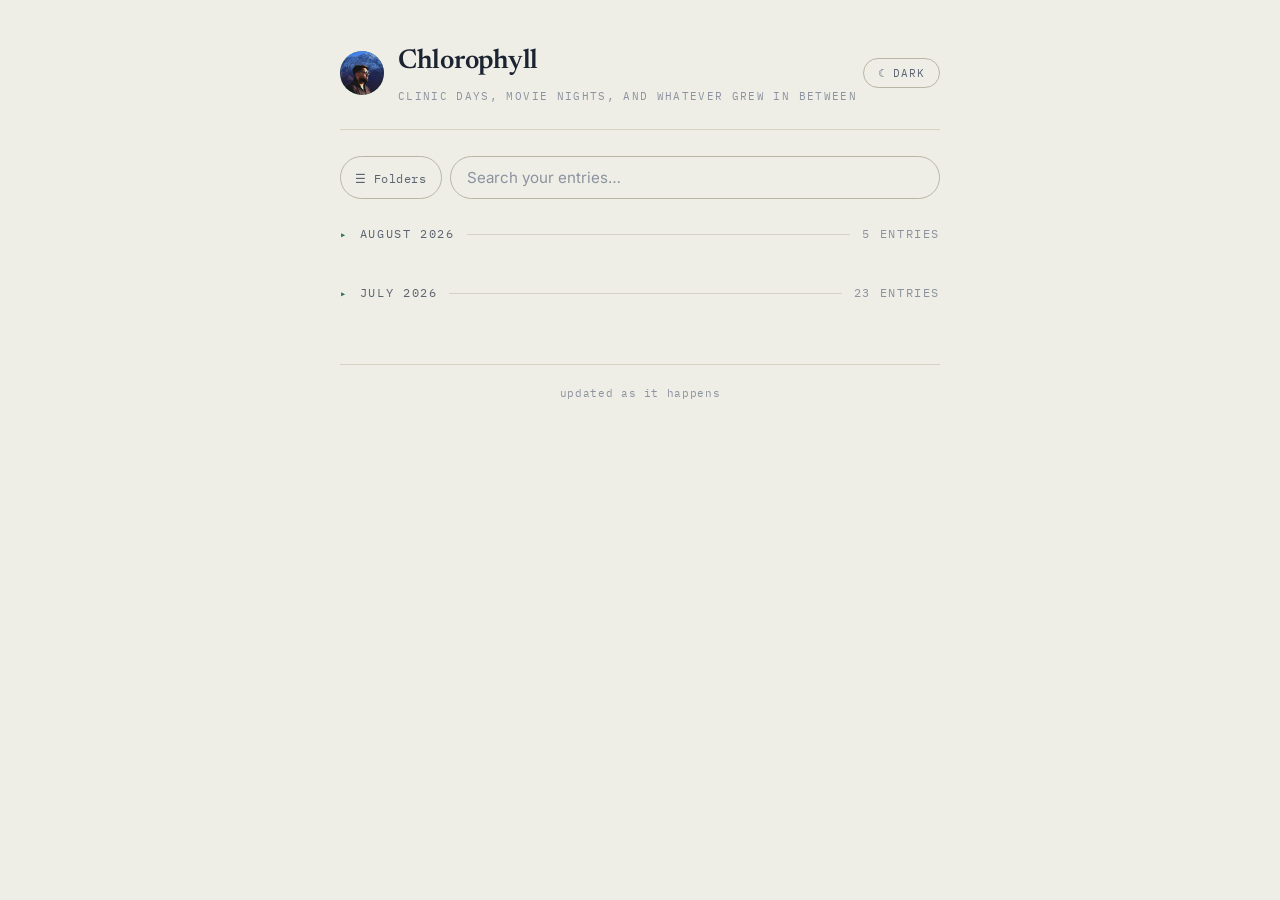
<file: index.html>
<!DOCTYPE html>
<html lang="en">
<head>
<meta charset="UTF-8">
<meta name="viewport" content="width=device-width, initial-scale=1">
<meta name="google-site-verification" content="xd5LikW5WF0AX3nEWi7-VMzSgWY-dJQC_i06GwuVYgI" />
<title>Chlorophyll</title>
<meta name="description" content="Clinic days, movie nights, and whatever else grew in between.">

<!-- Open Graph / social preview -->
<meta property="og:type" content="website">
<meta property="og:title" content="Chlorophyll">
<meta property="og:description" content="Clinic days, movie nights, and whatever else grew in between.">
<meta property="og:url" content="https://prazzhant.github.io/">

<!-- Canonical + crawl hints -->
<link rel="canonical" href="https://prazzhant.github.io/">
<meta name="robots" content="index, follow">

<link rel="preconnect" href="https://fonts.googleapis.com">
<link rel="preconnect" href="https://fonts.gstatic.com" crossorigin>
<link href="https://fonts.googleapis.com/css2?family=Newsreader:wght@500;600&family=Inter:wght@400;500&family=IBM+Plex+Mono:wght@400;500&display=swap" rel="stylesheet">
<link rel="stylesheet" href="style.css">

<script type="application/ld+json">
{
  "@context": "https://schema.org",
  "@type": "Blog",
  "name": "Chlorophyll",
  "description": "Clinic days, movie nights, and whatever else grew in between.",
  "url": "https://prazzhant.github.io/"
}
</script>
</head>
<body>
<div class="wrap">
  <header class="site-header">
    <div class="site-header-left">
      <div class="avatar-wrap">
        <span class="avatar-fallback">P</span>
        <img src="profile.jpg" alt="" class="avatar" onerror="this.style.display='none'">
      </div>
      <div>
        <h1 class="site-title"><a href="./">Chlorophyll</a></h1>
        <span class="site-sub">clinic days, movie nights, and whatever grew in between</span>
      </div>
    </div>
    <button id="themeToggle" class="theme-toggle" type="button">☾ Dark</button>
  </header>

  <div class="toolbar">
    <button id="foldersBtn" class="folder-btn" type="button">☰ Folders</button>
    <input id="searchBox" type="search" class="search-input" placeholder="Search your entries…" autocomplete="off">
  </div>
  <div id="activeFolder" class="active-folder" style="display:none;">
    <span id="activeFolderLabel"></span>
    <button id="clearFolder" type="button">✕ clear</button>
  </div>

  <div id="drawerBackdrop" class="drawer-backdrop"></div>
  <nav id="drawer" class="drawer" aria-label="Folders">
    <div class="drawer-head">
      <span class="drawer-title">Folders</span>
      <button id="drawerClose" class="drawer-close" type="button">✕</button>
    </div>
    <button class="drawer-item" data-folder="all">All entries</button>
    <button class="drawer-item" data-folder="general">General</button>
    <button class="drawer-item" data-folder="anime">Anime</button>
    <button class="drawer-item" data-folder="movies">Movies</button>
    <button class="drawer-item" data-folder="webseries">Web series</button>
  </nav>

  <main id="feed" aria-live="polite">
    <div class="empty-state">Loading entries…</div>
  </main>

  <footer class="site-footer">
    updated as it happens
  </footer>
</div>
<script src="app.js"></script>
</body>
</html>
</file>
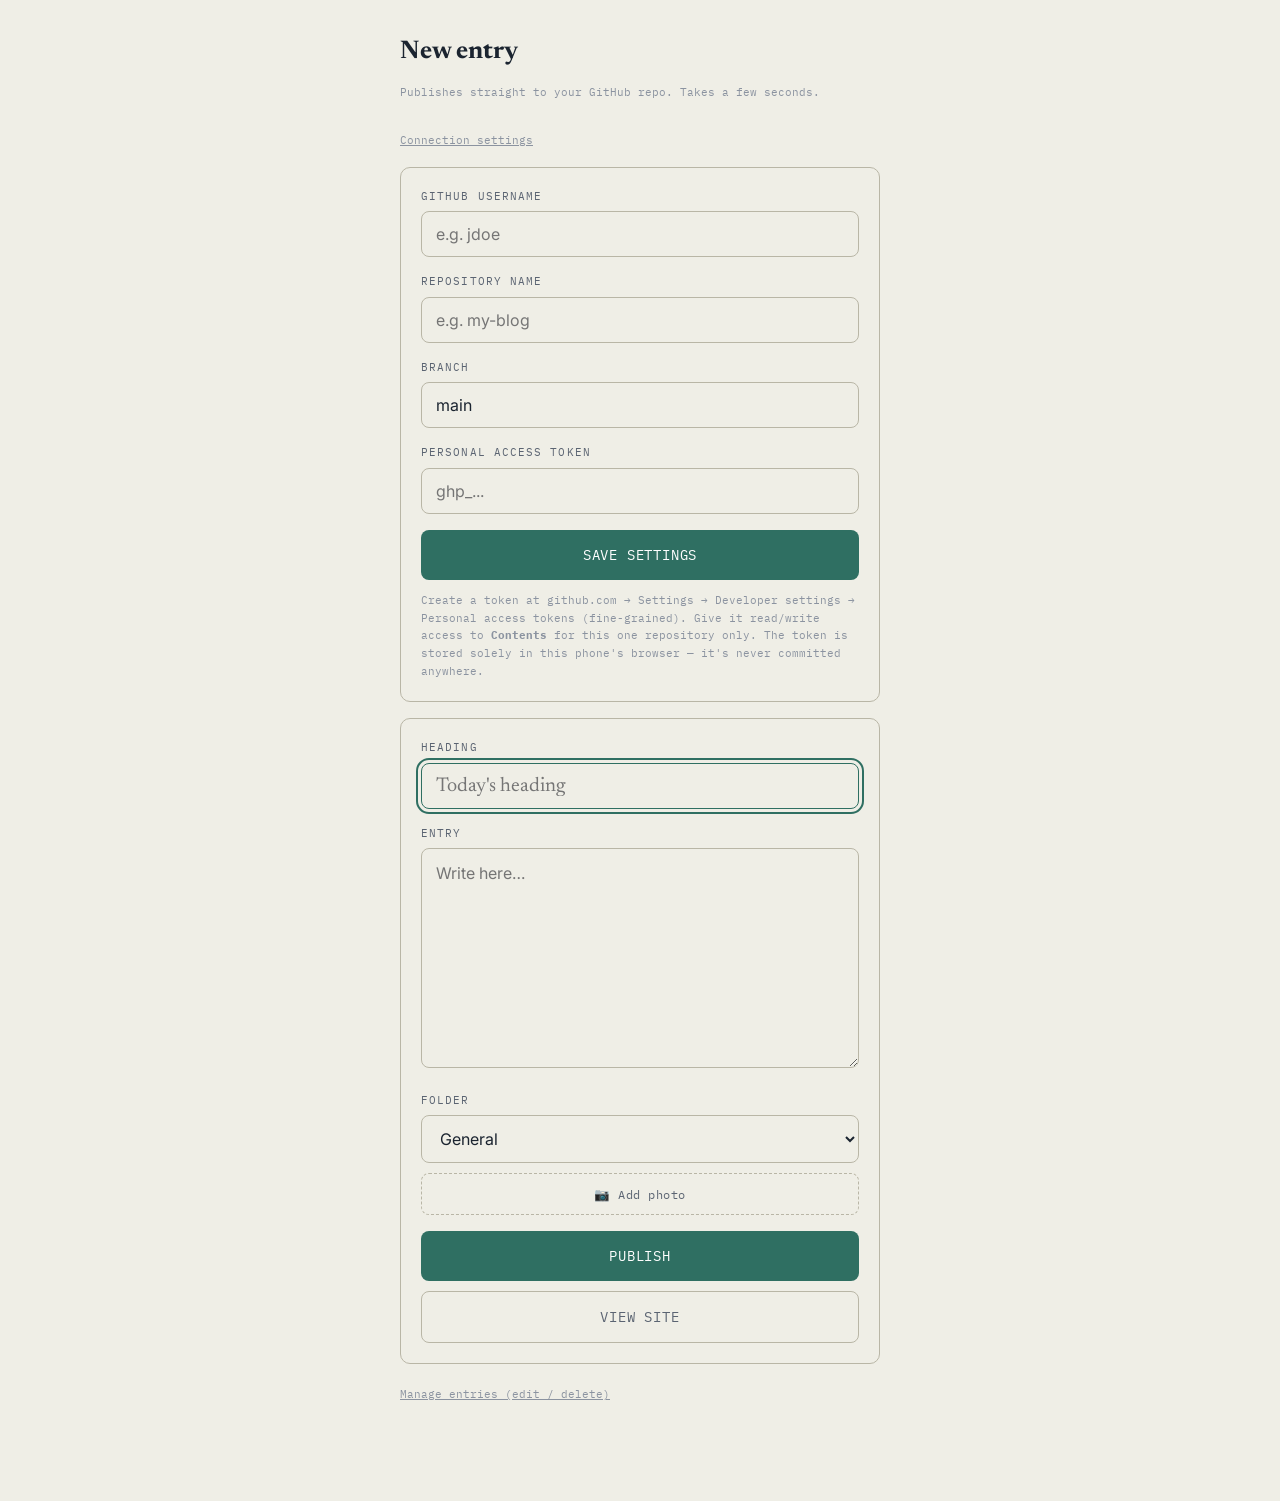
<file: admin.html>
<!DOCTYPE html>
<html lang="en">
<head>
<meta charset="UTF-8">
<meta name="viewport" content="width=device-width, initial-scale=1">
<meta name="robots" content="noindex, nofollow">
<title>New Entry</title>
<link rel="preconnect" href="https://fonts.googleapis.com">
<link rel="preconnect" href="https://fonts.gstatic.com" crossorigin>
<link href="https://fonts.googleapis.com/css2?family=Newsreader:wght@500;600&family=Inter:wght@400;500&family=IBM+Plex+Mono:wght@400;500&display=swap" rel="stylesheet">
<link rel="stylesheet" href="style.css">
</head>
<body>
<div class="admin-wrap">
  <h1 class="admin-title">New entry</h1>
  <p class="admin-note">Publishes straight to your GitHub repo. Takes a few seconds.</p>

  <button id="settingsToggle" class="settings-toggle" type="button">Connection settings</button>

  <div id="settingsCard" class="admin-card" style="display:none;">
    <label class="field-label" for="fOwner">GitHub username</label>
    <input class="field-input" id="fOwner" type="text" autocomplete="off" placeholder="e.g. jdoe">

    <label class="field-label" for="fRepo">Repository name</label>
    <input class="field-input" id="fRepo" type="text" autocomplete="off" placeholder="e.g. my-blog">

    <label class="field-label" for="fBranch">Branch</label>
    <input class="field-input" id="fBranch" type="text" autocomplete="off" placeholder="main">

    <label class="field-label" for="fToken">Personal access token</label>
    <input class="field-input" id="fToken" type="password" autocomplete="off" placeholder="ghp_...">

    <button id="saveSettings" class="btn" type="button">Save settings</button>
    <p class="admin-note" style="margin-top:12px;margin-bottom:0;">
      Create a token at github.com → Settings → Developer settings → Personal access tokens
      (fine-grained). Give it read/write access to <strong>Contents</strong> for this one
      repository only. The token is stored solely in this phone's browser — it's never
      committed anywhere.
    </p>
  </div>

  <div id="editBanner" class="edit-banner" style="display:none;">
    <span id="editBannerText"></span>
    <button id="cancelEditBtn" type="button">✕ cancel</button>
  </div>

  <div class="admin-card">
    <label class="field-label" for="fTitle">Heading</label>
    <input class="field-input field-title" id="fTitle" type="text" placeholder="Today's heading" autofocus>

    <label class="field-label" for="fContent">Entry</label>
    <textarea class="field-textarea" id="fContent" placeholder="Write here…"></textarea>

    <label class="field-label" for="fCategory">Folder</label>
    <select class="field-input" id="fCategory">
      <option value="general">General</option>
      <option value="anime">Anime</option>
      <option value="movies">Movies</option>
      <option value="webseries">Web series</option>
    </select>

    <div class="photo-row">
      <input type="file" id="fPhoto" accept="image/*" style="display:none;">
      <button id="photoBtn" class="btn-photo" type="button">📷 Add photo</button>
    </div>

    <button id="publishBtn" class="btn" type="button">Publish</button>
    <button id="viewSiteBtn" class="btn btn-secondary" type="button">View site</button>
    <div id="statusMsg" class="status-msg"></div>
  </div>

  <button id="manageToggle" class="settings-toggle" type="button">Manage entries (edit / delete)</button>

  <div id="manageCard" class="admin-card" style="display:none;">
    <button id="loadEntriesBtn" class="btn-load" type="button">Load entries</button>
    <div id="manageList" class="manage-list"></div>
    <div id="manageStatus" class="status-msg"></div>
  </div>
</div>

<script>
(function () {
  "use strict";

  var POSTS_PATH = "posts.json";
  var els = {
    owner: document.getElementById("fOwner"),
    repo: document.getElementById("fRepo"),
    branch: document.getElementById("fBranch"),
    token: document.getElementById("fToken"),
    title: document.getElementById("fTitle"),
    content: document.getElementById("fContent"),
    category: document.getElementById("fCategory"),
    photoInput: document.getElementById("fPhoto"),
    photoBtn: document.getElementById("photoBtn"),
    publishBtn: document.getElementById("publishBtn"),
    viewSiteBtn: document.getElementById("viewSiteBtn"),
    status: document.getElementById("statusMsg"),
    settingsToggle: document.getElementById("settingsToggle"),
    settingsCard: document.getElementById("settingsCard"),
    saveSettings: document.getElementById("saveSettings"),
    manageToggle: document.getElementById("manageToggle"),
    manageCard: document.getElementById("manageCard"),
    loadEntriesBtn: document.getElementById("loadEntriesBtn"),
    manageList: document.getElementById("manageList"),
    manageStatus: document.getElementById("manageStatus"),
    editBanner: document.getElementById("editBanner"),
    editBannerText: document.getElementById("editBannerText"),
    cancelEditBtn: document.getElementById("cancelEditBtn")
  };

  var currentPosts = null;
  var currentSha = null;
  var editingId = null;
  var pendingPosts = null;

  function getSettings() {
    return {
      owner: localStorage.getItem("blog_owner") || "",
      repo: localStorage.getItem("blog_repo") || "",
      branch: localStorage.getItem("blog_branch") || "main",
      token: localStorage.getItem("blog_token") || ""
    };
  }

  function settingsComplete(s) {
    return !!(s.owner && s.repo && s.token);
  }

  function loadSettingsIntoForm() {
    var s = getSettings();
    els.owner.value = s.owner;
    els.repo.value = s.repo;
    els.branch.value = s.branch;
    els.token.value = s.token;
    if (!settingsComplete(s)) {
      els.settingsCard.style.display = "block";
    }
  }

  els.settingsToggle.addEventListener("click", function () {
    els.settingsCard.style.display = els.settingsCard.style.display === "none" ? "block" : "none";
  });

  els.saveSettings.addEventListener("click", function () {
    localStorage.setItem("blog_owner", els.owner.value.trim());
    localStorage.setItem("blog_repo", els.repo.value.trim());
    localStorage.setItem("blog_branch", els.branch.value.trim() || "main");
    localStorage.setItem("blog_token", els.token.value.trim());
    showStatus(els.status, "Settings saved.", "ok");
    els.settingsCard.style.display = "none";
  });

  els.viewSiteBtn.addEventListener("click", function () {
    var s = getSettings();
    if (!s.owner || !s.repo) { showStatus(els.status, "Add your username and repo in settings first.", "err"); return; }
    window.open("https://" + s.owner + ".github.io/" + s.repo + "/", "_blank");
  });

  function showStatus(el, msg, kind) {
    el.textContent = msg;
    el.className = "status-msg show " + kind;
  }

  function b64EncodeUtf8(str) {
    return btoa(unescape(encodeURIComponent(str)));
  }

  function b64DecodeUtf8(str) {
    return decodeURIComponent(escape(atob(str)));
  }

  function ghHeaders(token) {
    return {
      "Authorization": "Bearer " + token,
      "Accept": "application/vnd.github+json",
      "Content-Type": "application/json"
    };
  }

  function contentsUrl(s, path) {
    return "https://api.github.com/repos/" + s.owner + "/" + s.repo + "/contents/" + path;
  }

  function startEdit(post) {
    editingId = post.id;
    els.title.value = post.title || "";
    els.content.value = post.content || "";
    if (els.category) els.category.value = categoryOf(post);
    els.publishBtn.textContent = "Save changes";
    els.editBanner.style.display = "flex";
    els.editBannerText.textContent = 'Editing: "' + (post.title || "Untitled") + '"';
    window.scrollTo({ top: 0, behavior: "smooth" });
    els.title.focus();
  }

  function cancelEdit() {
    editingId = null;
    els.title.value = "";
    els.content.value = "";
    if (els.category) els.category.value = "general";
    els.publishBtn.textContent = "Publish";
    els.editBanner.style.display = "none";
  }

  if (els.cancelEditBtn) els.cancelEditBtn.addEventListener("click", cancelEdit);

  /* ---------- Publish a new entry (or save an edit) ---------- */
  els.publishBtn.addEventListener("click", function () {
    var s = getSettings();
    if (!settingsComplete(s)) {
      showStatus(els.status, "Fill in connection settings first.", "err");
      els.settingsCard.style.display = "block";
      return;
    }
    var title = els.title.value.trim();
    var content = els.content.value.trim();
    if (!title || !content) {
      showStatus(els.status, "Add a heading and some text.", "err");
      return;
    }

    els.publishBtn.disabled = true;
    showStatus(els.status, editingId ? "Saving…" : "Publishing…", "ok");

    var apiUrl = contentsUrl(s, POSTS_PATH);

    fetch(apiUrl + "?ref=" + encodeURIComponent(s.branch), { headers: ghHeaders(s.token) })
      .then(function (res) {
        if (res.status === 404) return { notFound: true };
        if (!res.ok) return res.json().then(function (e) { throw new Error(e.message || "GET failed (" + res.status + ")"); });
        return res.json();
      })
      .then(function (fileData) {
        var posts = [];
        var sha = null;
        if (!fileData.notFound) {
          sha = fileData.sha;
          try {
            posts = JSON.parse(b64DecodeUtf8(fileData.content));
          } catch (e) {
            posts = [];
          }
        }

        var category = els.category ? els.category.value : "general";

        if (editingId) {
          var idx = posts.findIndex(function (p) { return p.id === editingId; });
          if (idx === -1) throw new Error("That entry couldn't be found anymore — it may have been deleted.");
          posts[idx] = Object.assign({}, posts[idx], { title: title, content: content, category: category });
        } else {
          posts.unshift({
            id: Date.now().toString(36),
            title: title,
            date: new Date().toISOString(),
            content: content,
            category: category
          });
        }

        pendingPosts = posts;

        var body = {
          message: (editingId ? "Edit entry: " : "New entry: ") + title,
          content: b64EncodeUtf8(JSON.stringify(posts, null, 2)),
          branch: s.branch
        };
        if (sha) body.sha = sha;

        return fetch(apiUrl, {
          method: "PUT",
          headers: ghHeaders(s.token),
          body: JSON.stringify(body)
        }).then(function (res) {
          if (!res.ok) return res.json().then(function (e) { throw new Error(e.message || "PUT failed (" + res.status + ")"); });
          return res.json();
        });
      })
      .then(function (result) {
        var wasEditing = !!editingId;
        showStatus(els.status, wasEditing ? "Changes saved." : "Published. It'll be live in a minute or two.", "ok");
        // Keep the Manage-entries list (if already loaded) in sync so a
        // later edit/delete/move there doesn't use an outdated file version.
        if (currentPosts !== null && pendingPosts) {
          currentPosts = pendingPosts;
          if (result && result.content && result.content.sha) currentSha = result.content.sha;
          renderManageList();
        }
        pendingPosts = null;
        cancelEdit();
        if (!wasEditing) els.title.focus();
      })
      .catch(function (err) {
        showStatus(els.status, "Couldn't save: " + err.message, "err");
      })
      .finally(function () {
        els.publishBtn.disabled = false;
      });
  });

  /* ---------- Add a photo ---------- */
  els.photoBtn.addEventListener("click", function () {
    var s = getSettings();
    if (!settingsComplete(s)) {
      showStatus(els.status, "Fill in connection settings first.", "err");
      els.settingsCard.style.display = "block";
      return;
    }
    els.photoInput.click();
  });

  els.photoInput.addEventListener("change", function () {
    var file = els.photoInput.files[0];
    if (!file) return;
    var s = getSettings();

    var reader = new FileReader();
    reader.onload = function () {
      var dataUrl = reader.result; // "[data-uri]..."
      var base64 = dataUrl.split(",")[1];
      var ext = (file.name.split(".").pop() || "jpg").toLowerCase().replace(/[^a-z0-9]/g, "") || "jpg";
      var filename = "images/" + Date.now().toString(36) + "." + ext;

      els.photoBtn.disabled = true;
      els.photoBtn.textContent = "Uploading photo…";

      fetch(contentsUrl(s, filename), {
        method: "PUT",
        headers: ghHeaders(s.token),
        body: JSON.stringify({
          message: "Add photo",
          content: base64,
          branch: s.branch
        })
      })
        .then(function (res) {
          if (!res.ok) return res.json().then(function (e) { throw new Error(e.message || "Upload failed (" + res.status + ")"); });
          return res.json();
        })
        .then(function () {
          var tag = "![](" + filename + ")";
          var ta = els.content;
          var start = ta.selectionStart != null ? ta.selectionStart : ta.value.length;
          var end = ta.selectionEnd != null ? ta.selectionEnd : ta.value.length;
          var before = ta.value.slice(0, start);
          var after = ta.value.slice(end);
          var sep = before && !before.endsWith("\n") ? "\n" : "";
          ta.value = before + sep + tag + "\n" + after;
          showStatus(els.status, "Photo added to your entry.", "ok");
        })
        .catch(function (err) {
          showStatus(els.status, "Couldn't upload photo: " + err.message, "err");
        })
        .finally(function () {
          els.photoBtn.disabled = false;
          els.photoBtn.textContent = "📷 Add photo";
          els.photoInput.value = "";
        });
    };
    reader.onerror = function () {
      showStatus(els.status, "Couldn't read that photo. Try another.", "err");
    };
    reader.readAsDataURL(file);
  });

  /* ---------- Manage / delete entries ---------- */
  els.manageToggle.addEventListener("click", function () {
    els.manageCard.style.display = els.manageCard.style.display === "none" ? "block" : "none";
  });

  var MONTHS_SHORT = ["Jan","Feb","Mar","Apr","May","Jun","Jul","Aug","Sep","Oct","Nov","Dec"];
  var CATEGORY_LABELS = { general: "General", anime: "Anime", movies: "Movies", webseries: "Web series" };

  function categoryOf(post) {
    return post.category && CATEGORY_LABELS[post.category] ? post.category : "general";
  }

  function renderManageList() {
    if (!currentPosts || currentPosts.length === 0) {
      els.manageList.innerHTML = '<p class="admin-note" style="margin:12px 0 0;">No entries yet.</p>';
      return;
    }
    els.manageList.innerHTML = "";
    currentPosts.forEach(function (post) {
      var d = new Date(post.date);
      var dateStr = String(d.getDate()).padStart(2, "0") + " " + MONTHS_SHORT[d.getMonth()] + " " + d.getFullYear();

      var row = document.createElement("div");
      row.className = "manage-item";

      var info = document.createElement("div");
      info.className = "manage-item-info";
      var t = document.createElement("div");
      t.className = "manage-item-title";
      t.textContent = post.title || "Untitled";
      var dt = document.createElement("div");
      dt.className = "manage-item-date";
      dt.textContent = dateStr;
      info.appendChild(t);
      info.appendChild(dt);

      var catSelect = document.createElement("select");
      catSelect.className = "manage-item-cat";
      Object.keys(CATEGORY_LABELS).forEach(function (key) {
        var opt = document.createElement("option");
        opt.value = key;
        opt.textContent = CATEGORY_LABELS[key];
        if (key === categoryOf(post)) opt.selected = true;
        catSelect.appendChild(opt);
      });
      catSelect.addEventListener("change", function () {
        updateCategory(post.id, catSelect.value);
      });

      var editBtn = document.createElement("button");
      editBtn.className = "btn-edit";
      editBtn.type = "button";
      editBtn.textContent = "Edit";
      editBtn.addEventListener("click", function () { startEdit(post); });

      var delBtn = document.createElement("button");
      delBtn.className = "btn-delete";
      delBtn.type = "button";
      delBtn.textContent = "Delete";
      delBtn.addEventListener("click", function () { deleteEntry(post.id, post.title); });

      var controls = document.createElement("div");
      controls.className = "manage-item-controls";
      controls.appendChild(catSelect);
      controls.appendChild(editBtn);
      controls.appendChild(delBtn);

      row.appendChild(info);
      row.appendChild(controls);
      els.manageList.appendChild(row);
    });
  }

  els.loadEntriesBtn.addEventListener("click", function () {
    var s = getSettings();
    if (!settingsComplete(s)) {
      showStatus(els.status, "Fill in connection settings first.", "err");
      els.settingsCard.style.display = "block";
      return;
    }
    els.loadEntriesBtn.disabled = true;
    els.loadEntriesBtn.textContent = "Loading…";
    showStatus(els.manageStatus, "", "ok");
    els.manageStatus.className = "status-msg";

    fetch(contentsUrl(s, POSTS_PATH) + "?ref=" + encodeURIComponent(s.branch), { headers: ghHeaders(s.token) })
      .then(function (res) {
        if (!res.ok) return res.json().then(function (e) { throw new Error(e.message || "Load failed (" + res.status + ")"); });
        return res.json();
      })
      .then(function (fileData) {
        currentSha = fileData.sha;
        try {
          currentPosts = JSON.parse(b64DecodeUtf8(fileData.content));
        } catch (e) {
          currentPosts = [];
        }
        renderManageList();
      })
      .catch(function (err) {
        showStatus(els.manageStatus, "Couldn't load entries: " + err.message, "err");
      })
      .finally(function () {
        els.loadEntriesBtn.disabled = false;
        els.loadEntriesBtn.textContent = "Load entries";
      });
  });

  function updateCategory(id, newCategory) {
    var s = getSettings();
    if (currentSha == null) {
      showStatus(els.manageStatus, "Tap \"Load entries\" again first.", "err");
      return;
    }

    var updated = currentPosts.map(function (p) {
      return p.id === id ? Object.assign({}, p, { category: newCategory }) : p;
    });

    showStatus(els.manageStatus, "Moving…", "ok");

    fetch(contentsUrl(s, POSTS_PATH), {
      method: "PUT",
      headers: ghHeaders(s.token),
      body: JSON.stringify({
        message: "Move entry to " + newCategory,
        content: b64EncodeUtf8(JSON.stringify(updated, null, 2)),
        branch: s.branch,
        sha: currentSha
      })
    })
      .then(function (res) {
        if (!res.ok) return res.json().then(function (e) { throw new Error(e.message || "Move failed (" + res.status + ")"); });
        return res.json();
      })
      .then(function (result) {
        if (result && result.content && result.content.sha) currentSha = result.content.sha;
        currentPosts = updated;
        showStatus(els.manageStatus, "Moved to " + CATEGORY_LABELS[newCategory] + ".", "ok");
      })
      .catch(function (err) {
        var msg = /does not match/i.test(err.message)
          ? "This list is out of date. Tap \"Load entries\" to refresh, then try again."
          : "Couldn't move: " + err.message;
        showStatus(els.manageStatus, msg, "err");
        renderManageList();
      });
  }

  function deleteEntry(id, title) {
    var s = getSettings();
    if (!window.confirm('Delete "' + title + '"? This cannot be undone.')) return;
    if (currentSha == null) {
      showStatus(els.manageStatus, "Tap \"Load entries\" again first.", "err");
      return;
    }

    var updated = currentPosts.filter(function (p) { return p.id !== id; });

    showStatus(els.manageStatus, "Deleting…", "ok");

    fetch(contentsUrl(s, POSTS_PATH), {
      method: "PUT",
      headers: ghHeaders(s.token),
      body: JSON.stringify({
        message: "Delete entry: " + title,
        content: b64EncodeUtf8(JSON.stringify(updated, null, 2)),
        branch: s.branch,
        sha: currentSha
      })
    })
      .then(function (res) {
        if (!res.ok) return res.json().then(function (e) { throw new Error(e.message || "Delete failed (" + res.status + ")"); });
        return res.json();
      })
      .then(function (result) {
        if (result && result.content && result.content.sha) currentSha = result.content.sha;
        currentPosts = updated;
        renderManageList();
        showStatus(els.manageStatus, "Deleted.", "ok");
        if (editingId === id) cancelEdit();
      })
      .catch(function (err) {
        var msg = /does not match/i.test(err.message)
          ? "This list is out of date. Tap \"Load entries\" to refresh, then try again."
          : "Couldn't delete: " + err.message;
        showStatus(els.manageStatus, msg, "err");
      });
  }

  loadSettingsIntoForm();
})();
</script>
</body>
</html>
</file>
<file: style.css>
/* ============================================================
   Design tokens — "ledger" concept: a daily diary read like a
   bound logbook. Ink-on-paper in light mode, ink-well in dark.
   ============================================================ */
:root {
  --bg: #efeee6;
  --ink: #1b2430;
  --ink-soft: #5b6472;
  --ink-faint: #8b93a0;
  --accent: #2f6f62;
  --accent-ink: #ffffff;
  --rule: #d6d3c5;
  --rule-strong: #b9b6a6;
  --danger: #a3402f;
  --focus: #2f6f62;

  --font-display: "Newsreader", Georgia, "Times New Roman", serif;
  --font-body: "Inter", -apple-system, BlinkMacSystemFont, "Segoe UI", sans-serif;
  --font-mono: "IBM Plex Mono", ui-monospace, "SFMono-Regular", Menlo, monospace;

  color-scheme: light;
}

html[data-theme="dark"] {
  --bg: #14181d;
  --ink: #e8e6de;
  --ink-soft: #a8afae;
  --ink-faint: #737b7a;
  --accent: #5fc9b4;
  --accent-ink: #0c1210;
  --rule: #2a3038;
  --rule-strong: #3a424c;
  --danger: #e08a76;
  --focus: #5fc9b4;
  color-scheme: dark;
}

* { box-sizing: border-box; }

html {
  -webkit-text-size-adjust: 100%;
}

body {
  margin: 0;
  background: var(--bg);
  color: var(--ink);
  font-family: var(--font-body);
  line-height: 1.6;
  transition: background 0.25s ease, color 0.25s ease;
}

@media (prefers-reduced-motion: reduce) {
  * { transition: none !important; animation: none !important; }
}

a { color: var(--accent); }

:focus-visible {
  outline: 2px solid var(--focus);
  outline-offset: 3px;
}

.wrap {
  max-width: 640px;
  margin: 0 auto;
  padding: 0 20px 96px;
}

/* ---------- Header ---------- */
.site-header {
  display: flex;
  align-items: center;
  justify-content: space-between;
  padding: 40px 0 24px;
  border-bottom: 1px solid var(--rule);
  margin-bottom: 8px;
}

.site-header-left {
  display: flex;
  align-items: center;
  gap: 14px;
  min-width: 0;
}

.avatar-wrap {
  position: relative;
  width: 44px;
  height: 44px;
  flex-shrink: 0;
  border-radius: 50%;
  overflow: hidden;
  background: var(--accent);
}

.avatar-fallback {
  position: absolute;
  inset: 0;
  display: flex;
  align-items: center;
  justify-content: center;
  font-family: var(--font-display);
  font-size: 1.1rem;
  font-weight: 600;
  color: var(--accent-ink);
}

.avatar {
  position: relative;
  width: 44px;
  height: 44px;
  border-radius: 50%;
  object-fit: cover;
  display: block;
}

.site-title {
  font-family: var(--font-display);
  font-weight: 600;
  font-size: 1.7rem;
  letter-spacing: -0.01em;
  margin: 0;
}

.site-title a { color: var(--ink); text-decoration: none; }

.site-sub {
  display: block;
  font-family: var(--font-mono);
  font-size: 0.7rem;
  letter-spacing: 0.12em;
  text-transform: uppercase;
  color: var(--ink-faint);
  margin-top: 4px;
}

.theme-toggle {
  font-family: var(--font-mono);
  font-size: 0.7rem;
  letter-spacing: 0.08em;
  text-transform: uppercase;
  background: none;
  border: 1px solid var(--rule-strong);
  color: var(--ink-soft);
  border-radius: 999px;
  padding: 7px 14px;
  cursor: pointer;
  white-space: nowrap;
}

.theme-toggle:hover { border-color: var(--accent); color: var(--accent); }

/* ---------- Toolbar / search ---------- */
.toolbar {
  display: flex;
  gap: 8px;
  padding: 18px 0 4px;
}

.folder-btn {
  flex-shrink: 0;
  font-family: var(--font-mono);
  font-size: 0.78rem;
  letter-spacing: 0.04em;
  background: none;
  border: 1px solid var(--rule-strong);
  color: var(--ink-soft);
  border-radius: 999px;
  padding: 11px 14px;
  cursor: pointer;
  white-space: nowrap;
}

.folder-btn:hover { border-color: var(--accent); color: var(--accent); }

.search-input {
  flex: 1;
  min-width: 0;
  font-family: var(--font-body);
  font-size: 0.95rem;
  color: var(--ink);
  background: var(--bg);
  border: 1px solid var(--rule-strong);
  border-radius: 999px;
  padding: 11px 16px;
}

.search-input::placeholder { color: var(--ink-faint); }
.search-input:focus { border-color: var(--accent); }
.search-input::-webkit-search-cancel-button { cursor: pointer; }

.active-folder {
  display: flex;
  align-items: center;
  gap: 8px;
  margin-top: 12px;
  font-family: var(--font-mono);
  font-size: 0.72rem;
  letter-spacing: 0.06em;
  text-transform: uppercase;
  color: var(--accent);
}

.active-folder button {
  background: none;
  border: none;
  color: var(--ink-faint);
  font-family: var(--font-mono);
  font-size: 0.7rem;
  cursor: pointer;
  padding: 0;
}

.search-results-heading {
  font-family: var(--font-mono);
  font-size: 0.7rem;
  letter-spacing: 0.1em;
  text-transform: uppercase;
  color: var(--ink-soft);
  padding: 22px 0 4px;
}

mark {
  background: var(--accent);
  color: var(--accent-ink);
  border-radius: 3px;
  padding: 0 2px;
}

/* ---------- Folders drawer ---------- */
.drawer-backdrop {
  position: fixed;
  inset: 0;
  background: rgba(0,0,0,0.4);
  opacity: 0;
  pointer-events: none;
  transition: opacity 0.2s ease;
  z-index: 40;
}

.drawer-backdrop.open {
  opacity: 1;
  pointer-events: auto;
}

.drawer {
  position: fixed;
  top: 0;
  left: 0;
  bottom: 0;
  width: 78%;
  max-width: 280px;
  background: var(--bg);
  border-right: 1px solid var(--rule);
  transform: translateX(-105%);
  transition: transform 0.25s ease;
  z-index: 41;
  padding: 24px 18px;
  overflow-y: auto;
}

.drawer.open { transform: translateX(0); }

.drawer-head {
  display: flex;
  align-items: center;
  justify-content: space-between;
  margin-bottom: 16px;
}

.drawer-title {
  font-family: var(--font-mono);
  font-size: 0.72rem;
  letter-spacing: 0.14em;
  text-transform: uppercase;
  color: var(--ink-faint);
}

.drawer-close {
  background: none;
  border: none;
  color: var(--ink-soft);
  font-size: 1.1rem;
  cursor: pointer;
  padding: 4px;
}

.drawer-item {
  display: block;
  width: 100%;
  text-align: left;
  background: none;
  border: none;
  font-family: var(--font-body);
  font-size: 0.98rem;
  color: var(--ink);
  padding: 12px 8px;
  border-radius: 8px;
  cursor: pointer;
}

.drawer-item:hover { background: var(--rule); }

.drawer-item.active {
  background: var(--accent);
  color: var(--accent-ink);
  font-weight: 500;
}

/* ---------- Month groups (the "ledger tabs") ---------- */
.month-group {
  border: none;
  margin: 0;
  padding: 0;
}

.month-group + .month-group {
  margin-top: 4px;
}

.month-summary {
  list-style: none;
  cursor: pointer;
  display: flex;
  align-items: center;
  gap: 12px;
  padding: 22px 0 14px;
  font-family: var(--font-mono);
  font-size: 0.72rem;
  letter-spacing: 0.14em;
  text-transform: uppercase;
  color: var(--ink-soft);
  user-select: none;
}

.month-summary::-webkit-details-marker { display: none; }

.month-summary::before {
  content: "▸";
  display: inline-block;
  transition: transform 0.15s ease;
  color: var(--accent);
  font-size: 0.65rem;
}

details[open] > .month-summary::before {
  transform: rotate(90deg);
}

.month-summary .rule {
  flex: 1;
  height: 1px;
  background: var(--rule);
}

.month-summary .count {
  color: var(--ink-faint);
  font-weight: 400;
}

/* ---------- Entries ---------- */
.entry {
  padding: 22px 0;
  border-bottom: 1px solid var(--rule);
}

.entry:last-child { border-bottom: none; }

.entry-stamp {
  font-family: var(--font-mono);
  font-size: 0.72rem;
  letter-spacing: 0.08em;
  color: var(--accent);
  margin-bottom: 6px;
  display: flex;
  align-items: center;
  gap: 8px;
  flex-wrap: wrap;
}

.entry-category {
  font-family: var(--font-mono);
  font-size: 0.62rem;
  letter-spacing: 0.08em;
  text-transform: uppercase;
  color: var(--ink-soft);
  border: 1px solid var(--rule-strong);
  border-radius: 999px;
  padding: 1px 8px;
}

.entry-title {
  font-family: var(--font-display);
  font-weight: 600;
  font-size: 1.4rem;
  line-height: 1.3;
  margin: 0 0 10px;
  letter-spacing: -0.01em;
}

.entry-body { color: var(--ink); }
.entry-body p { margin: 0 0 0.9em; }
.entry-body p:last-child { margin-bottom: 0; }

/* ---------- Empty state ---------- */
.empty-state {
  padding: 64px 0;
  text-align: center;
  color: var(--ink-soft);
  font-family: var(--font-mono);
  font-size: 0.85rem;
}

/* ---------- Footer ---------- */
.site-footer {
  margin-top: 48px;
  padding-top: 20px;
  border-top: 1px solid var(--rule);
  font-family: var(--font-mono);
  font-size: 0.68rem;
  letter-spacing: 0.06em;
  color: var(--ink-faint);
  text-align: center;
}

/* ============================================================
   Admin page
   ============================================================ */
.admin-wrap {
  max-width: 520px;
  margin: 0 auto;
  padding: 32px 20px 80px;
}

.admin-card {
  border: 1px solid var(--rule-strong);
  border-radius: 10px;
  padding: 20px;
  margin-bottom: 16px;
  background: var(--bg);
}

.field-label {
  display: block;
  font-family: var(--font-mono);
  font-size: 0.68rem;
  letter-spacing: 0.1em;
  text-transform: uppercase;
  color: var(--ink-soft);
  margin-bottom: 6px;
}

.field-input,
.field-textarea {
  width: 100%;
  font-family: var(--font-body);
  font-size: 1rem;
  color: var(--ink);
  background: var(--bg);
  border: 1px solid var(--rule-strong);
  border-radius: 8px;
  padding: 12px 14px;
  margin-bottom: 16px;
}

.field-input:focus, .field-textarea:focus {
  border-color: var(--accent);
}

.field-textarea {
  min-height: 220px;
  resize: vertical;
  line-height: 1.55;
}

.field-title {
  font-family: var(--font-display);
  font-size: 1.25rem;
}

.btn {
  display: block;
  width: 100%;
  font-family: var(--font-mono);
  font-size: 0.85rem;
  letter-spacing: 0.06em;
  text-transform: uppercase;
  background: var(--accent);
  color: var(--accent-ink);
  border: none;
  border-radius: 8px;
  padding: 16px;
  cursor: pointer;
}

.btn:disabled { opacity: 0.5; cursor: wait; }

.btn-secondary {
  background: none;
  border: 1px solid var(--rule-strong);
  color: var(--ink-soft);
  margin-top: 10px;
}

.status-msg {
  font-family: var(--font-mono);
  font-size: 0.8rem;
  margin-top: 14px;
  padding: 10px 12px;
  border-radius: 6px;
  display: none;
}

.status-msg.show { display: block; }
.status-msg.ok { background: rgba(47,111,98,0.12); color: var(--accent); }
.status-msg.err { background: rgba(163,64,47,0.12); color: var(--danger); }

.admin-title {
  font-family: var(--font-display);
  font-size: 1.6rem;
  margin: 0 0 4px;
}

.admin-note {
  font-family: var(--font-mono);
  font-size: 0.7rem;
  color: var(--ink-faint);
  line-height: 1.6;
  margin-bottom: 24px;
}

.edit-banner {
  display: flex;
  align-items: center;
  justify-content: space-between;
  gap: 10px;
  background: rgba(47,111,98,0.12);
  color: var(--accent);
  border-radius: 8px;
  padding: 10px 14px;
  margin-bottom: 14px;
  font-family: var(--font-mono);
  font-size: 0.78rem;
}

.edit-banner span:first-child {
  overflow: hidden;
  text-overflow: ellipsis;
  white-space: nowrap;
}

.edit-banner button {
  background: none;
  border: none;
  color: var(--accent);
  font-family: var(--font-mono);
  font-size: 0.75rem;
  cursor: pointer;
  flex-shrink: 0;
  padding: 0;
}

.settings-toggle {
  background: none;
  border: none;
  color: var(--ink-faint);
  font-family: var(--font-mono);
  font-size: 0.7rem;
  text-decoration: underline;
  cursor: pointer;
  padding: 0;
  margin-bottom: 20px;
}

.photo-row {
  display: flex;
  gap: 10px;
  margin: -6px 0 16px;
}

.btn-photo {
  flex: 1;
  font-family: var(--font-mono);
  font-size: 0.78rem;
  letter-spacing: 0.04em;
  background: none;
  border: 1px dashed var(--rule-strong);
  color: var(--ink-soft);
  border-radius: 8px;
  padding: 12px;
  cursor: pointer;
}

.btn-photo:disabled { opacity: 0.5; cursor: wait; }

.manage-list {
  margin-top: 14px;
  border-top: 1px solid var(--rule);
}

.manage-item {
  display: flex;
  flex-direction: column;
  gap: 10px;
  padding: 14px 0;
  border-bottom: 1px solid var(--rule);
}

.manage-item-controls {
  display: flex;
  gap: 8px;
  align-items: center;
}

.manage-item-info { min-width: 0; }

.manage-item-title {
  font-family: var(--font-body);
  font-weight: 500;
  font-size: 0.92rem;
  overflow: hidden;
  text-overflow: ellipsis;
  white-space: nowrap;
}

.manage-item-date {
  font-family: var(--font-mono);
  font-size: 0.68rem;
  color: var(--ink-faint);
  margin-top: 2px;
}

.manage-item-cat {
  font-family: var(--font-mono);
  font-size: 0.72rem;
  color: var(--ink);
  background: var(--bg);
  border: 1px solid var(--rule-strong);
  border-radius: 6px;
  padding: 6px 8px;
  flex: 1;
  min-width: 0;
}

.btn-edit {
  font-family: var(--font-mono);
  font-size: 0.68rem;
  letter-spacing: 0.05em;
  text-transform: uppercase;
  background: none;
  border: 1px solid var(--accent);
  color: var(--accent);
  border-radius: 6px;
  padding: 8px 12px;
  cursor: pointer;
  white-space: nowrap;
  flex-shrink: 0;
}

.btn-delete {
  font-family: var(--font-mono);
  font-size: 0.68rem;
  letter-spacing: 0.05em;
  text-transform: uppercase;
  background: none;
  border: 1px solid var(--danger);
  color: var(--danger);
  border-radius: 6px;
  padding: 8px 12px;
  cursor: pointer;
  white-space: nowrap;
}

.btn-load {
  font-family: var(--font-mono);
  font-size: 0.8rem;
  background: none;
  border: 1px solid var(--rule-strong);
  color: var(--ink-soft);
  border-radius: 8px;
  padding: 12px;
  width: 100%;
  cursor: pointer;
}

.entry-body img {
  max-width: 100%;
  height: auto;
  border-radius: 6px;
  margin: 10px 0;
  display: block;
}
</file>
